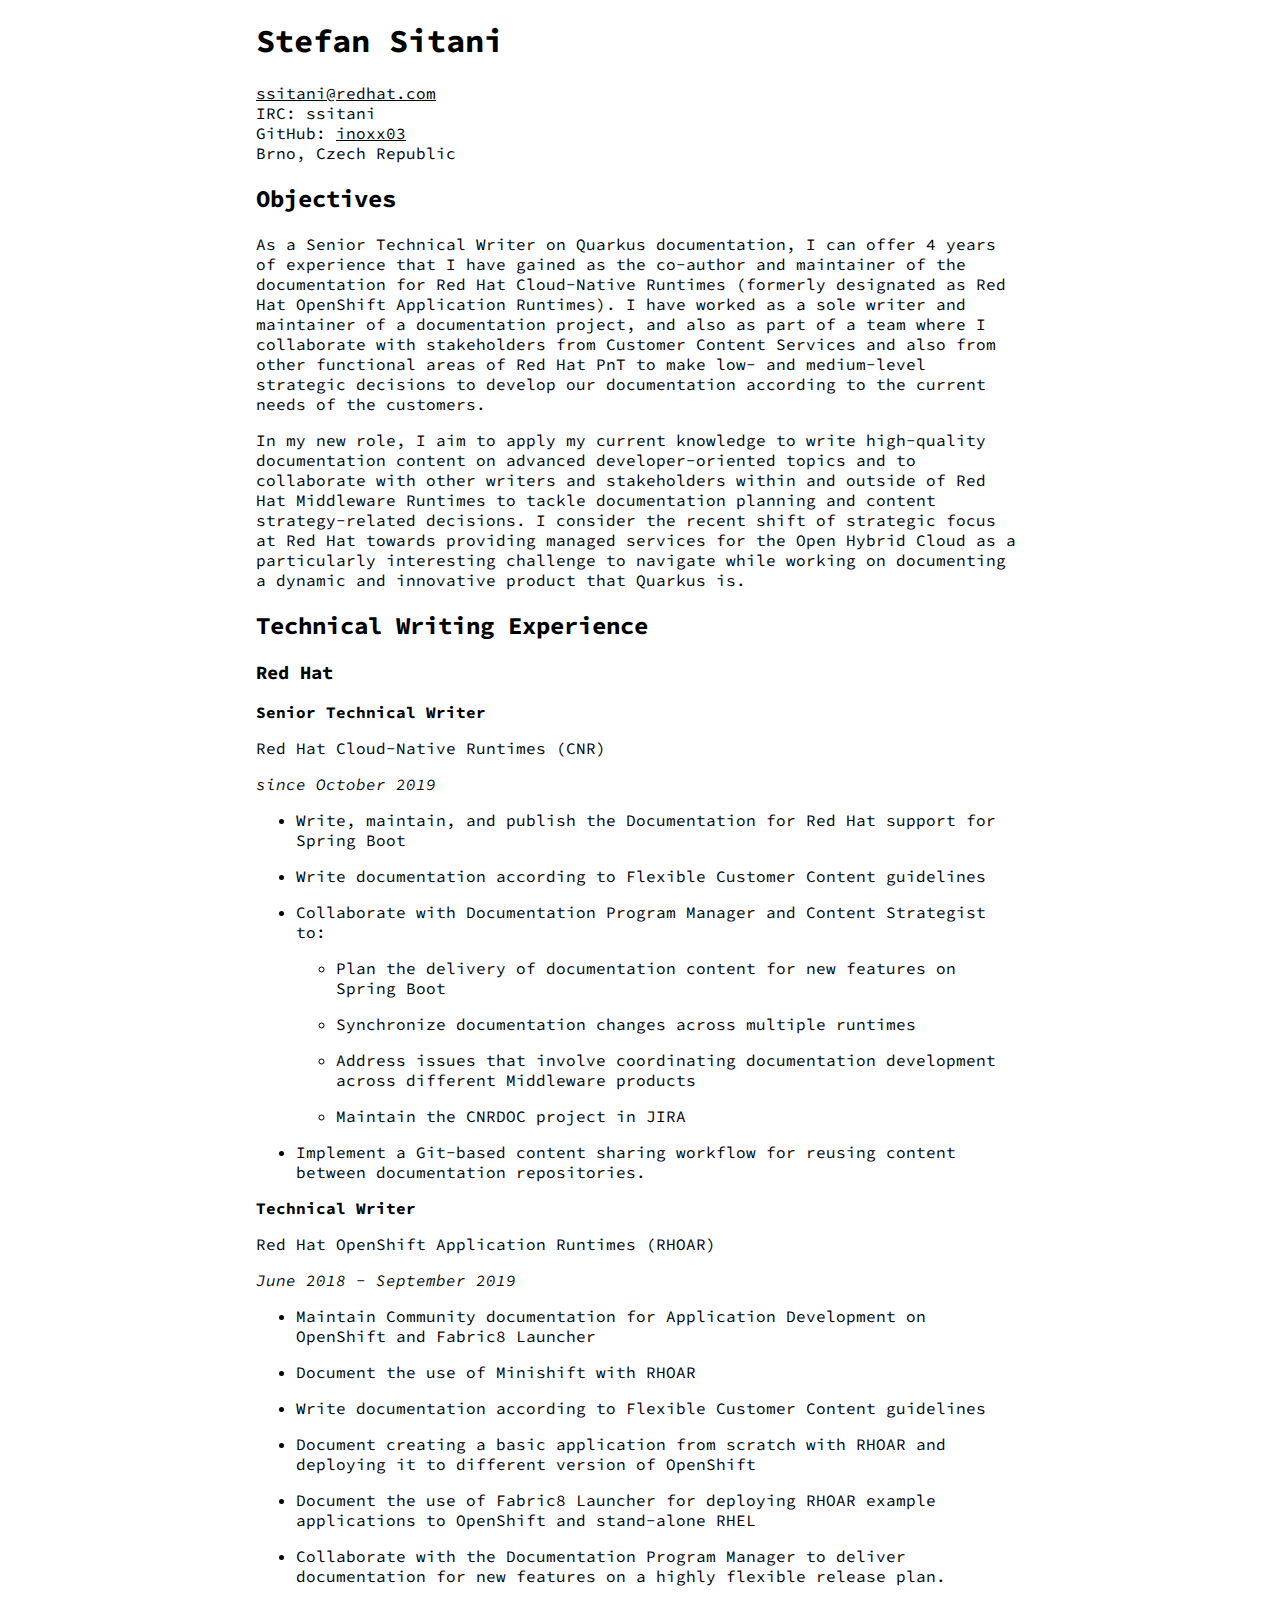
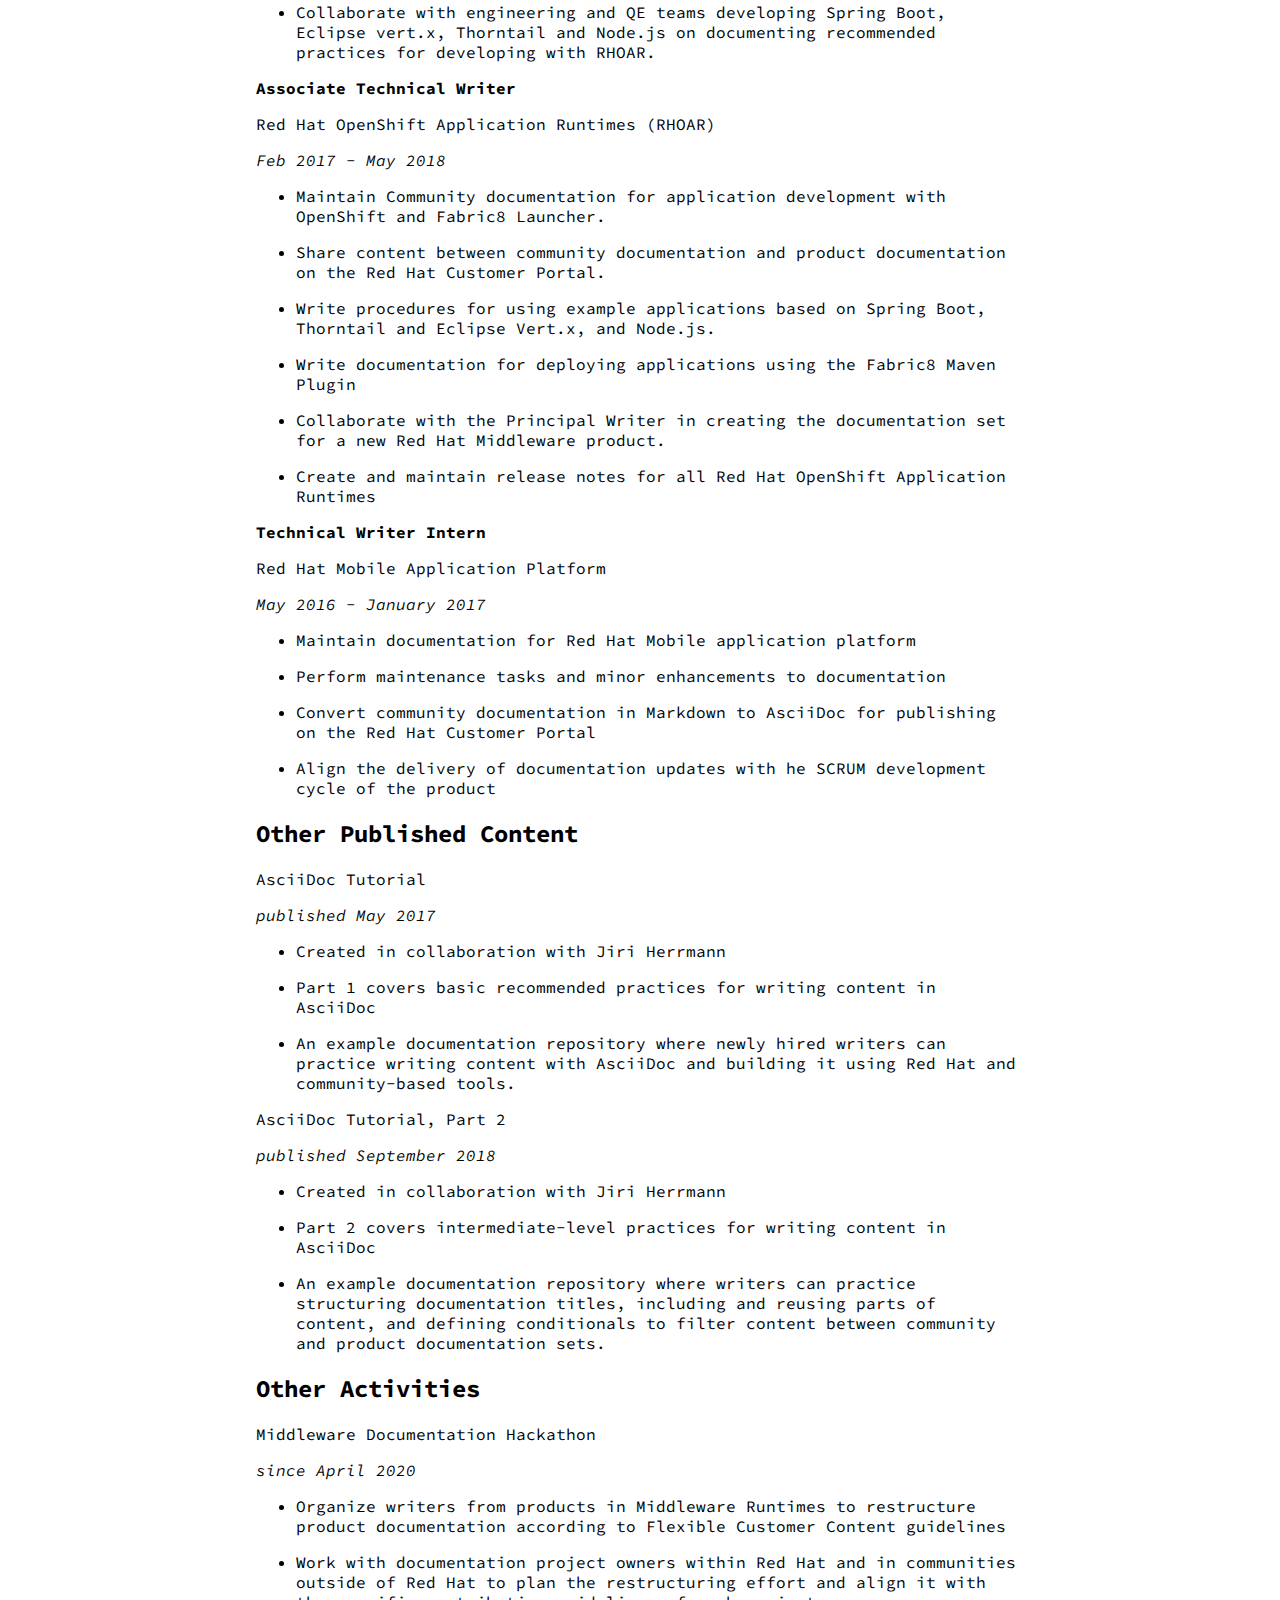
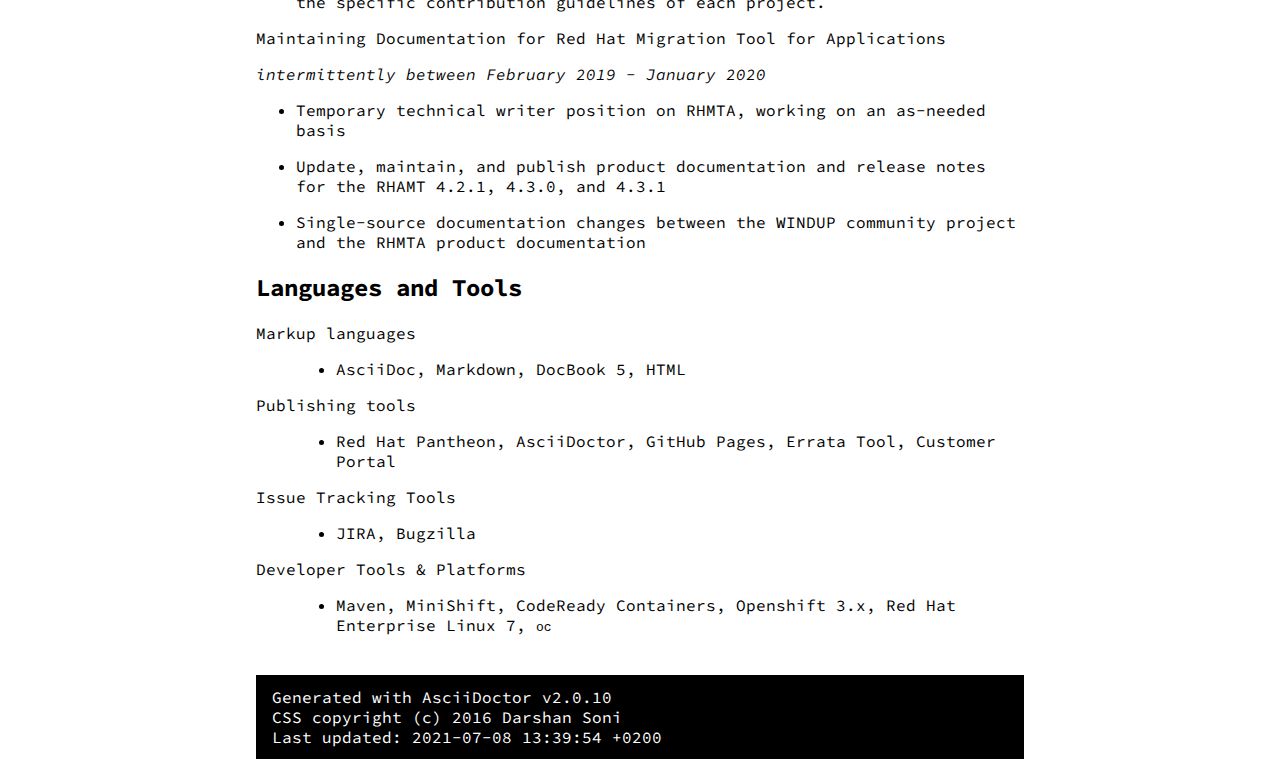
<file: index.html>
<!DOCTYPE html>
<html lang="en">
<head>
<meta charset="UTF-8">
<meta http-equiv="X-UA-Compatible" content="IE=edge">
<meta name="viewport" content="width=device-width, initial-scale=1.0">
<meta name="generator" content="Asciidoctor 2.0.10">
<title>Stefan Sitani</title>
<style>
/* Asciidoctor default stylesheet | MIT License | https://asciidoctor.org */

@import url("https://fonts.googleapis.com/css?family=Source+Code+Pro");
@import url(//asciidoctor.org/stylesheets/asciidoctor.css); /* Default asciidoc style framework - important */

/* CUSTOMISATIONS */
/* Change the values in root for quick customisation. If you want even more fine grain... venture further. */

:root{
--maincolor:#FFFFFF;
--primarycolor:#000000;
--secondarycolor:#000000;
--tertiarycolor: #000000;
--sidebarbackground:#CCC;
--linkcolor:#000000;
--linkcoloralternate:#808080; /*override default link color: #f44336*/
--white:#FFFFFF;
--black:#000000;
}

/*
TODO: set colors for dark mode

:root{
--maincolor:#FFFFFF;
--primarycolor:#000000;
--secondarycolor:#000000;
--tertiarycolor: #000000;
--sidebarbackground:#CCC;
--linkcolor:#000000;
--linkcoloralternate:#808080;
--white:#FFFFFF;
--black:#000000;
}
*/

body{font-family: "Source Code Pro",sans-serif;max-width: 60%;margin: auto;}

/* Text styles */
h1{color:var(--primarycolor) !important; font-family: "Source Code Pro",sans-serif;}
h2,h3,h4,h5,h6{color:var(--secondarycolor) !important; font-family: "Source Code Pro",sans-serif;}
a{color: var(--primarycolor);text-decoration: underline;}
.title{color:var(--tertiarycolor) !important; font-family:"Source Code Pro",sans-serif !important;font-style: normal !important; font-weight: normal !important;}

/* Footer */
.footer{background-color: var(--primarycolor);color: var(--maincolor);padding-top: 12px;padding-bottom: 12px;padding-left: 16px;margin-top: 40px;max-width: 100%;}

/* Sidebar */
#toctitle{font-family: "Source Code Pro",sans-serif;}
.sectlevel1{font-family: "Source Code Pro",sans-serif!important;}
.sectlevel2{font-family: "Source Code Pro",sans-serif!important;}

/* Responsiveness fixes */
video {
  max-width: 100%;
}

@media all and (max-width: 600px) {
table {
  width: 55vw!important;
  font-size: 3vw;
}

</style>
</head>
<body class="article">
<div id="header">
<h1>Stefan Sitani</h1>
</div>
<div id="content">
<div id="preamble">
<div class="sectionbody">
<div class="paragraph">
<p><a href="mailto:ssitani@redhat.com">ssitani@redhat.com</a><br>
IRC: ssitani<br>
GitHub: <a href="https://github.com/inoxx03" target="_blank" rel="noopener">inoxx03</a><br>
Brno, Czech Republic</p>
</div>
</div>
</div>
<div class="sect1">
<h2 id="_objectives">Objectives</h2>
<div class="sectionbody">
<div class="paragraph">
<p>As a Senior Technical Writer on Quarkus documentation, I can offer 4 years of experience that I have gained as the co-author and maintainer of the documentation for Red Hat Cloud-Native Runtimes (formerly designated as Red Hat OpenShift Application Runtimes).
I have worked as a sole writer and maintainer of a documentation project, and also as part of a team where I collaborate with stakeholders from Customer Content Services and also from other functional areas of Red Hat PnT to make low- and medium-level strategic decisions to develop our documentation according to the current needs of the customers.</p>
</div>
<div class="paragraph">
<p>In my new role, I aim to apply my current knowledge to write high-quality documentation content on advanced developer-oriented topics and to collaborate with other writers and stakeholders within and outside of Red Hat Middleware Runtimes to tackle documentation planning and content strategy-related decisions.
I consider the recent shift of strategic focus at Red Hat towards providing managed services for the Open Hybrid Cloud as a particularly interesting challenge to navigate while working on documenting a dynamic and innovative product that Quarkus is.</p>
</div>
</div>
</div>
<div class="sect1">
<h2 id="_technical_writing_experience">Technical Writing Experience</h2>
<div class="sectionbody">
<div class="sect2">
<h3 id="_red_hat">Red Hat</h3>
<div class="paragraph">
<p><strong>Senior Technical Writer</strong></p>
</div>
<div class="paragraph">
<div class="title">Red Hat Cloud-Native Runtimes (CNR)</div>
<p><em>since October 2019</em></p>
</div>
<div class="ulist">
<ul>
<li>
<p>Write, maintain, and publish the Documentation for Red Hat support for Spring Boot</p>
</li>
<li>
<p>Write documentation according to Flexible Customer Content guidelines</p>
</li>
<li>
<p>Collaborate with Documentation Program Manager and Content Strategist to:</p>
<div class="ulist">
<ul>
<li>
<p>Plan the delivery of documentation content for new features on Spring Boot</p>
</li>
<li>
<p>Synchronize documentation changes across multiple runtimes</p>
</li>
<li>
<p>Address issues that involve coordinating documentation development across different Middleware products</p>
</li>
<li>
<p>Maintain the CNRDOC project in JIRA</p>
</li>
</ul>
</div>
</li>
<li>
<p>Implement a Git-based content sharing workflow for reusing content between documentation repositories.</p>
</li>
</ul>
</div>
<div class="paragraph">
<p><strong>Technical Writer</strong></p>
</div>
<div class="paragraph">
<div class="title">Red Hat OpenShift Application Runtimes (RHOAR)</div>
<p><em>June 2018 - September 2019</em></p>
</div>
<div class="ulist">
<ul>
<li>
<p>Maintain Community documentation for Application Development on OpenShift and Fabric8 Launcher</p>
</li>
<li>
<p>Document the use of Minishift with RHOAR</p>
</li>
<li>
<p>Write documentation according to Flexible Customer Content guidelines</p>
</li>
<li>
<p>Document creating a basic application from scratch with RHOAR and deploying it to different version of OpenShift</p>
</li>
<li>
<p>Document the use of Fabric8 Launcher for deploying RHOAR example applications to OpenShift and stand-alone RHEL</p>
</li>
<li>
<p>Collaborate with the Documentation Program Manager to deliver documentation for new features on a highly flexible release plan.</p>
</li>
<li>
<p>Collaborate with engineering and QE teams developing Spring Boot, Eclipse vert.x, Thorntail and Node.js on documenting recommended practices for developing with RHOAR.</p>
</li>
</ul>
</div>
<div class="paragraph">
<p><strong>Associate Technical Writer</strong></p>
</div>
<div class="paragraph">
<div class="title">Red Hat OpenShift Application Runtimes (RHOAR)</div>
<p><em>Feb 2017 - May 2018</em></p>
</div>
<div class="ulist">
<ul>
<li>
<p>Maintain Community documentation for application development with OpenShift and Fabric8 Launcher.</p>
</li>
<li>
<p>Share content between community documentation and product documentation on the Red Hat Customer Portal.</p>
</li>
<li>
<p>Write procedures for using example applications based on Spring Boot, Thorntail and Eclipse Vert.x, and Node.js.</p>
</li>
<li>
<p>Write documentation for deploying applications using the Fabric8 Maven Plugin</p>
</li>
<li>
<p>Collaborate with the Principal Writer in creating the documentation set for a new Red Hat Middleware product.</p>
</li>
<li>
<p>Create and maintain release notes for all Red Hat OpenShift Application Runtimes</p>
</li>
</ul>
</div>
<div class="paragraph">
<p><strong>Technical Writer Intern</strong></p>
</div>
<div class="paragraph">
<div class="title">Red Hat Mobile Application Platform</div>
<p><em>May 2016 - January 2017</em><br></p>
</div>
<div class="ulist">
<ul>
<li>
<p>Maintain documentation for Red Hat Mobile application platform</p>
</li>
<li>
<p>Perform maintenance tasks and minor enhancements to documentation</p>
</li>
<li>
<p>Convert community documentation in Markdown to AsciiDoc for publishing on the Red Hat Customer Portal</p>
</li>
<li>
<p>Align the delivery of documentation updates with he SCRUM development cycle of the product</p>
</li>
</ul>
</div>
</div>
</div>
</div>
<div class="sect1">
<h2 id="_other_published_content">Other Published Content</h2>
<div class="sectionbody">
<div class="paragraph">
<div class="title">AsciiDoc Tutorial</div>
<p><em>published May 2017</em></p>
</div>
<div class="ulist">
<ul>
<li>
<p>Created in collaboration with Jiri Herrmann</p>
</li>
<li>
<p>Part 1 covers basic recommended practices for writing content in AsciiDoc</p>
</li>
<li>
<p>An example documentation repository where newly hired writers can practice writing content with AsciiDoc and building it using Red Hat and community-based tools.</p>
</li>
</ul>
</div>
<div class="paragraph">
<div class="title">AsciiDoc Tutorial, Part 2</div>
<p><em>published September 2018</em></p>
</div>
<div class="ulist">
<ul>
<li>
<p>Created in collaboration with Jiri Herrmann</p>
</li>
<li>
<p>Part 2 covers intermediate-level practices for writing content in AsciiDoc</p>
</li>
<li>
<p>An example documentation repository where writers can practice structuring documentation titles, including and reusing parts of content, and defining conditionals to filter content between community and product documentation sets.</p>
</li>
</ul>
</div>
</div>
</div>
<div class="sect1">
<h2 id="_other_activities">Other Activities</h2>
<div class="sectionbody">
<div class="paragraph">
<div class="title">Middleware Documentation Hackathon</div>
<p><em>since April 2020</em></p>
</div>
<div class="ulist">
<ul>
<li>
<p>Organize writers from products in Middleware Runtimes to restructure product documentation according to Flexible Customer Content guidelines</p>
</li>
<li>
<p>Work with documentation project owners within Red Hat and in communities outside of Red Hat to plan the restructuring effort and align it with the specific contribution guidelines of each project.</p>
</li>
</ul>
</div>
<div class="paragraph">
<div class="title">Maintaining Documentation for Red Hat Migration Tool for Applications</div>
<p><em>intermittently between February 2019 - January 2020</em></p>
</div>
<div class="ulist">
<ul>
<li>
<p>Temporary technical writer position on RHMTA, working on an as-needed basis</p>
</li>
<li>
<p>Update, maintain, and publish product documentation and release notes for the RHAMT 4.2.1, 4.3.0, and 4.3.1</p>
</li>
<li>
<p>Single-source documentation changes between the WINDUP community project and the RHMTA product documentation</p>
</li>
</ul>
</div>
<div style="page-break-after: always;"></div>
</div>
</div>
<div class="sect1">
<h2 id="_languages_and_tools">Languages and Tools</h2>
<div class="sectionbody">
<div class="dlist">
<dl>
<dt class="hdlist1">Markup languages</dt>
<dd>
<div class="ulist">
<ul>
<li>
<p>AsciiDoc, Markdown, DocBook 5, HTML</p>
</li>
</ul>
</div>
</dd>
<dt class="hdlist1">Publishing tools</dt>
<dd>
<div class="ulist">
<ul>
<li>
<p>Red Hat Pantheon, AsciiDoctor, GitHub Pages, Errata Tool, Customer Portal</p>
</li>
</ul>
</div>
</dd>
<dt class="hdlist1">Issue Tracking Tools</dt>
<dd>
<div class="ulist">
<ul>
<li>
<p>JIRA, Bugzilla</p>
</li>
</ul>
</div>
</dd>
<dt class="hdlist1">Developer Tools &amp; Platforms</dt>
<dd>
<div class="ulist">
<ul>
<li>
<p>Maven, MiniShift, CodeReady Containers, Openshift 3.x, Red Hat Enterprise Linux 7, <code>oc</code></p>
</li>
</ul>
</div>
</dd>
</dl>
</div>
</div>
</div>
</div>
<p class="footer">
  Generated with AsciiDoctor v2.0.10 <br>
  CSS copyright (c) 2016 Darshan Soni <br>
  Last updated: 2021-07-08 13:39:54 +0200
</p>
</body>
</html>
</file>
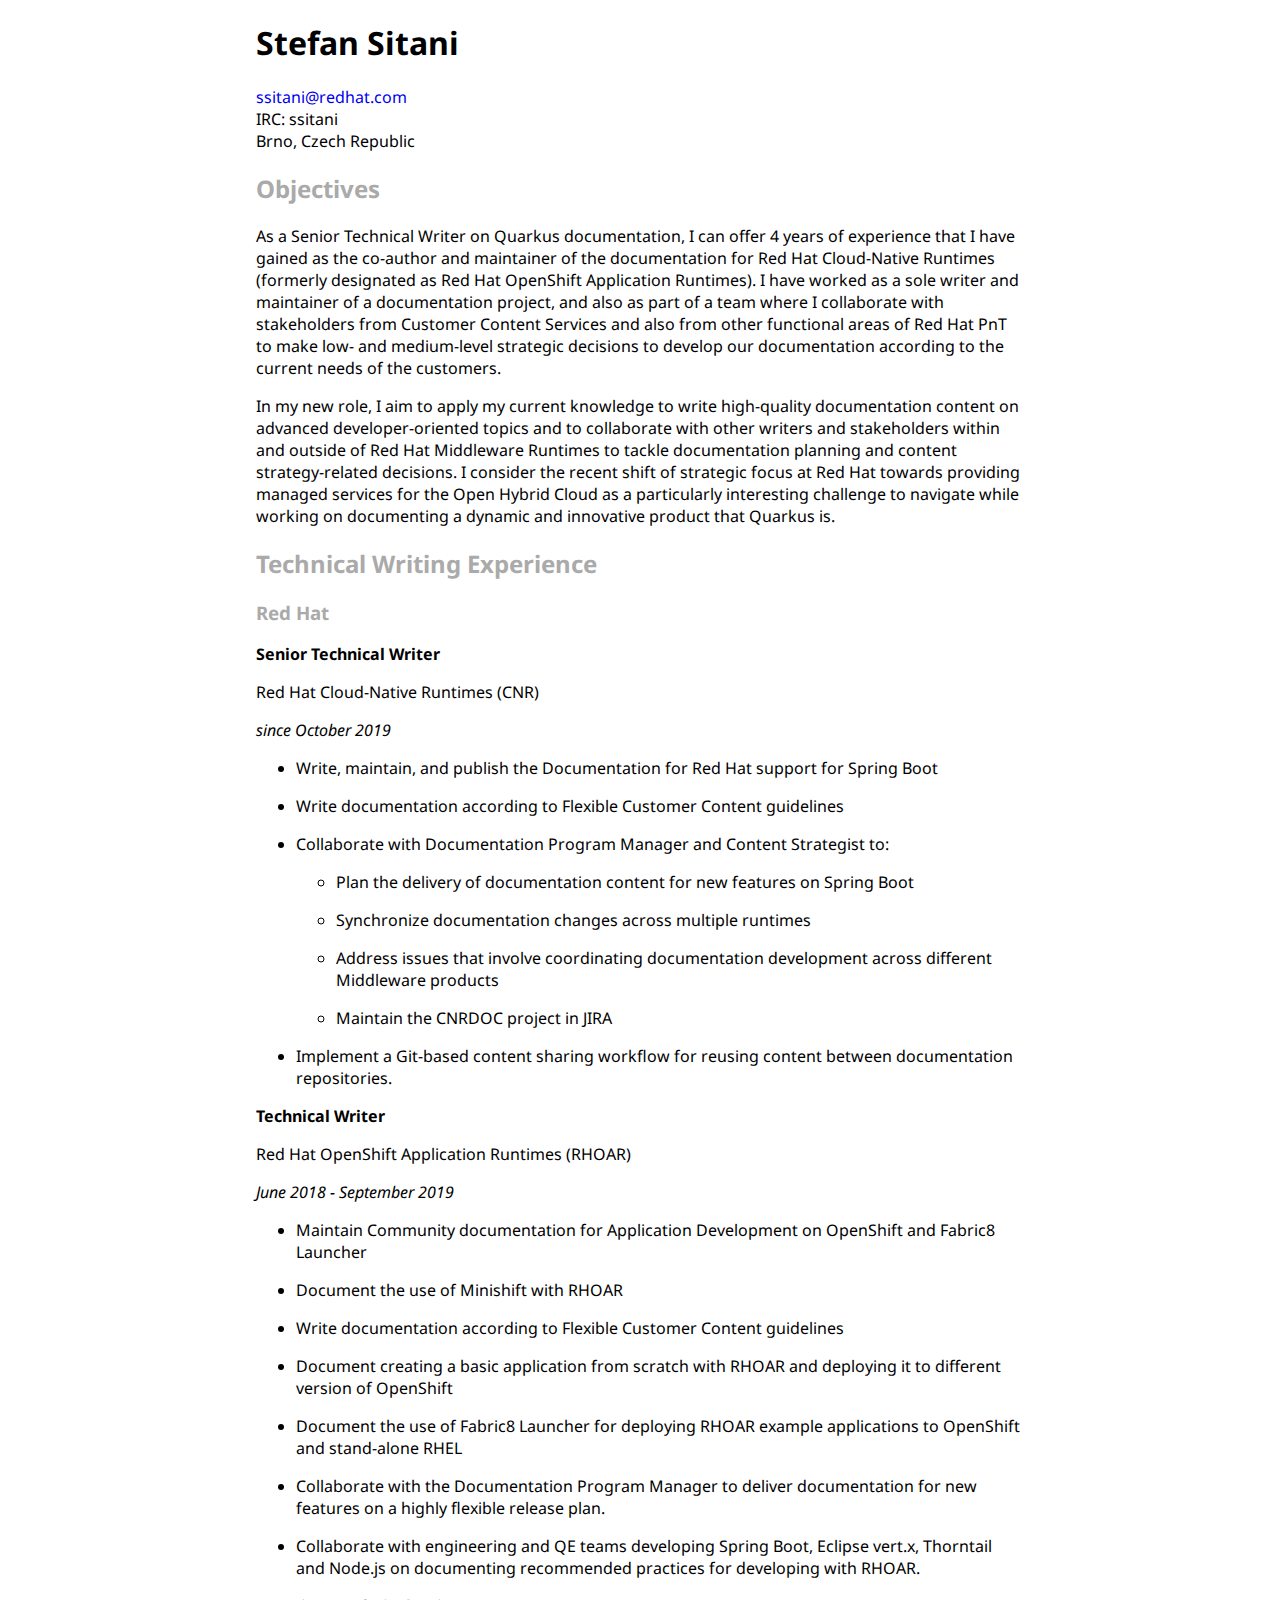
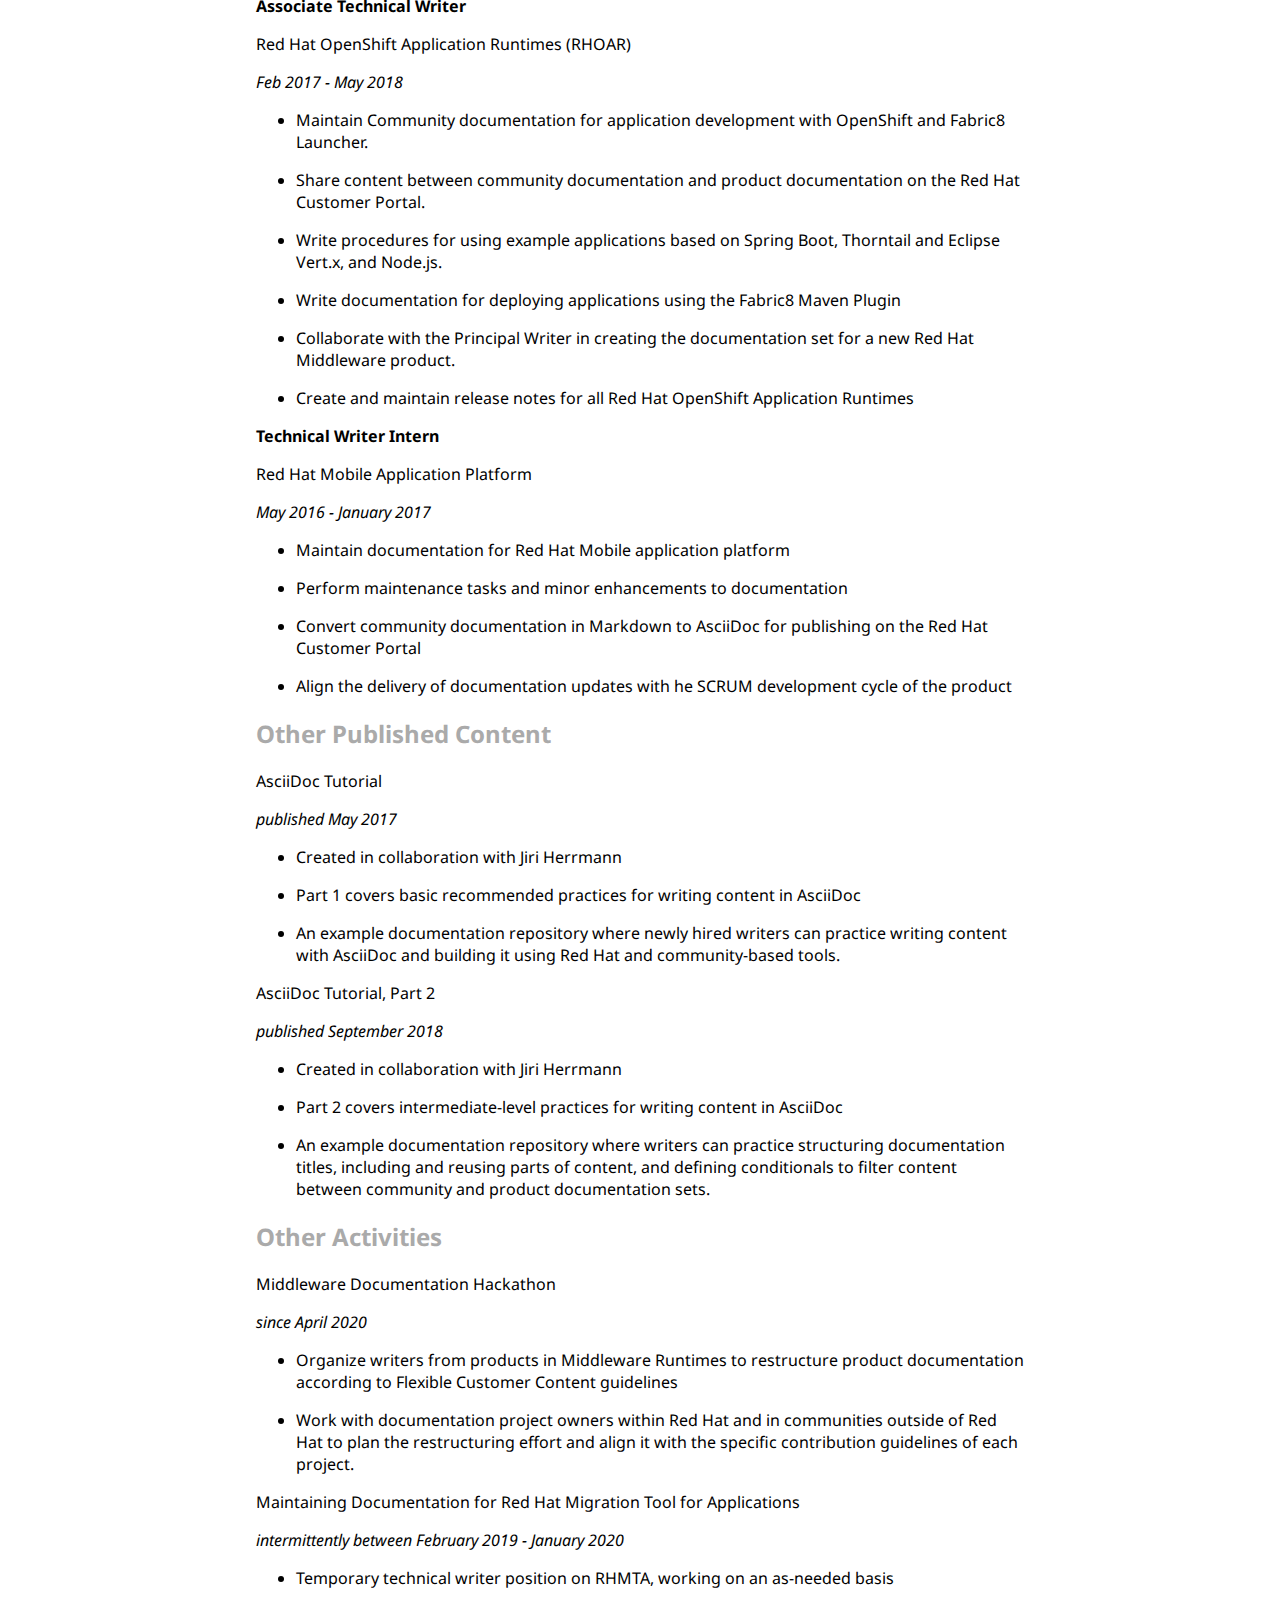
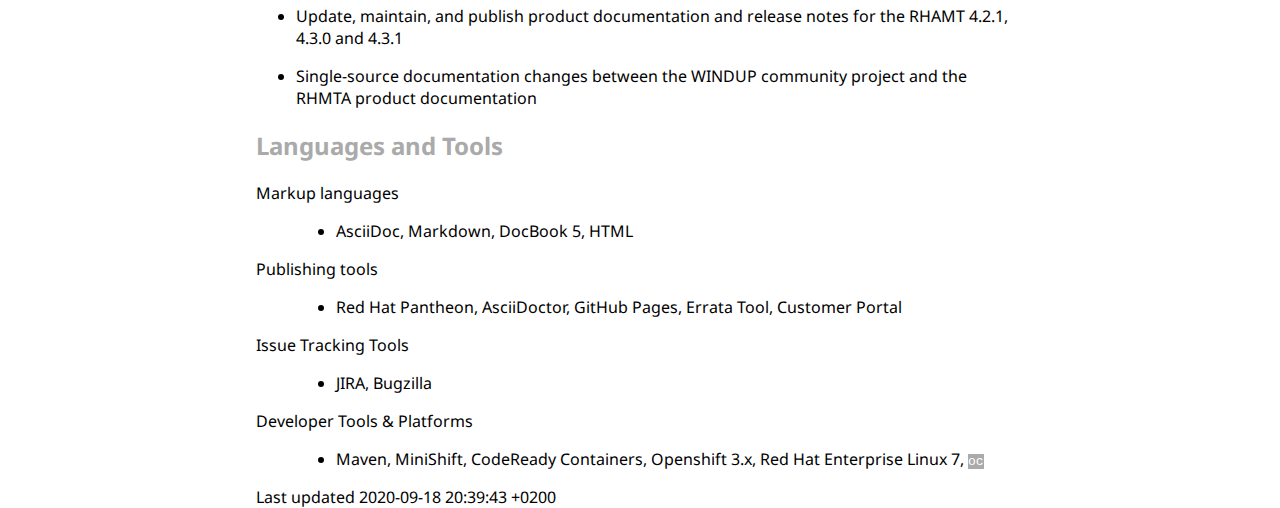
<file: docs/index.html>
<!DOCTYPE html>
<html lang="en">
<head>
<meta charset="UTF-8">
<meta http-equiv="X-UA-Compatible" content="IE=edge">
<meta name="viewport" content="width=device-width, initial-scale=1.0">
<meta name="generator" content="Asciidoctor 2.0.10">
<title>Stefan Sitani</title>
<style>
/* Asciidoctor default stylesheet | MIT License | https://asciidoctor.org */

@import url(//fonts.googleapis.com/css?family=Noto+Sans);
@import url(//asciidoctor.org/stylesheets/asciidoctor.css); /* Default asciidoc style framework - important */

/* CUSTOMISATIONS */
/* Change the values in root for quick customisation. If you want even more fine grain... venture further. */
:root{
--maincolor:#FFFFFF;
--primarycolor:#000000;
--secondarycolor:#AAAAAA;
--tertiarycolor:#CCCCCC;
--sidebarbackground:#CACACA;
--linkcolor:#0D47A1;
--linkcoloralternate:#B71C1C;
--white:#FFFFFF;
--black:#000000;
}

/* Text styles */


body{font-family: "Noto Sans",sans-serif;background-color: var(--maincolor);color:var(--black);max-width: 60%;margin: auto;}

h1{color:var(--primarycolor) !important;font-family:"Noto Sans",sans-serif;}
h2,h3,h4,h5,h6{color:var(--secondarycolor) !important;font-family:"Noto Sans",sans-serif;}
.title{color:var(--black) !important;font-family:"Noto Sans",sans-serif;font-style: normal; font-weight: normal;}
a{text-decoration: none;}
p{font-family: "Noto Sans",sans-serif ! important}
#toc.toc2 a:link{color:var(--linkcolor);}
blockquote{color:var(--secondarycolor) !important}
.quoteblock{color:var(--black)}
.quoteblock blockquote:before{color:var(--black)}
code{color:var(--white);background-color: var(--secondarycolor) !important}
mark{background-color: var(--tertiarycolor)} /* Text highlighting color */

/* Table styles */
th{background-color: var(--maincolor);color:var(--black) !important;}
td{background-color: var(--maincolor);color: var(--black) !important}

footer{background-color: var(--maincolor);color:var(--sidebarbackground);}

#toc.toc2{background-color:var(--sidebarbackground);}
#toctitle{color:var(--white);}

/* Responsiveness fixes */
video {
  max-width: 100%;
}

@media all and (max-width: 600px) {
table {
  width: 55vw!important;
  font-size: 3vw;
}

</style>
</head>
<body class="article">
<div id="header">
<h1>Stefan Sitani</h1>
</div>
<div id="content">
<div id="preamble">
<div class="sectionbody">
<div class="paragraph">
<p><a href="mailto:ssitani@redhat.com">ssitani@redhat.com</a><br>
IRC: ssitani<br>
Brno, Czech Republic</p>
</div>
</div>
</div>
<div class="sect1">
<h2 id="_objectives">Objectives</h2>
<div class="sectionbody">
<div class="paragraph">
<p>As a Senior Technical Writer on Quarkus documentation, I can offer 4 years of experience that I have gained as the co-author and maintainer of the documentation for Red Hat Cloud-Native Runtimes (formerly designated as Red Hat OpenShift Application Runtimes).
I have worked as a sole writer and maintainer of a documentation project, and also as part of a team where I collaborate with stakeholders from Customer Content Services and also from other functional areas of Red Hat PnT to make low- and medium-level strategic decisions to develop our documentation according to the current needs of the customers.</p>
</div>
<div class="paragraph">
<p>In my new role, I aim to apply my current knowledge to write high-quality documentation content on advanced developer-oriented topics and to collaborate with other writers and stakeholders within and outside of Red Hat Middleware Runtimes to tackle documentation planning and content strategy-related decisions.
I consider the recent shift of strategic focus at Red Hat towards providing managed services for the Open Hybrid Cloud as a particularly interesting challenge to navigate while working on documenting a dynamic and innovative product that Quarkus is.</p>
</div>
</div>
</div>
<div class="sect1">
<h2 id="_technical_writing_experience">Technical Writing Experience</h2>
<div class="sectionbody">
<div class="sect2">
<h3 id="_red_hat">Red Hat</h3>
<div class="paragraph">
<p><strong>Senior Technical Writer</strong></p>
</div>
<div class="paragraph">
<div class="title">Red Hat Cloud-Native Runtimes (CNR)</div>
<p><em>since October 2019</em></p>
</div>
<div class="ulist">
<ul>
<li>
<p>Write, maintain, and publish the Documentation for Red Hat support for Spring Boot</p>
</li>
<li>
<p>Write documentation according to Flexible Customer Content guidelines</p>
</li>
<li>
<p>Collaborate with Documentation Program Manager and Content Strategist to:</p>
<div class="ulist">
<ul>
<li>
<p>Plan the delivery of documentation content for new features on Spring Boot</p>
</li>
<li>
<p>Synchronize documentation changes across multiple runtimes</p>
</li>
<li>
<p>Address issues that involve coordinating documentation development across different Middleware products</p>
</li>
<li>
<p>Maintain the CNRDOC project in JIRA</p>
</li>
</ul>
</div>
</li>
<li>
<p>Implement a Git-based content sharing workflow for reusing content between documentation repositories.</p>
</li>
</ul>
</div>
<div class="paragraph">
<p><strong>Technical Writer</strong></p>
</div>
<div class="paragraph">
<div class="title">Red Hat OpenShift Application Runtimes (RHOAR)</div>
<p><em>June 2018 - September 2019</em></p>
</div>
<div class="ulist">
<ul>
<li>
<p>Maintain Community documentation for Application Development on OpenShift and Fabric8 Launcher</p>
</li>
<li>
<p>Document the use of Minishift with RHOAR</p>
</li>
<li>
<p>Write documentation according to Flexible Customer Content guidelines</p>
</li>
<li>
<p>Document creating a basic application from scratch with RHOAR and deploying it to different version of OpenShift</p>
</li>
<li>
<p>Document the use of Fabric8 Launcher for deploying RHOAR example applications to OpenShift and stand-alone RHEL</p>
</li>
<li>
<p>Collaborate with the Documentation Program Manager to deliver documentation for new features on a highly flexible release plan.</p>
</li>
<li>
<p>Collaborate with engineering and QE teams developing Spring Boot, Eclipse vert.x, Thorntail and Node.js on documenting recommended practices for developing with RHOAR.</p>
</li>
</ul>
</div>
<div class="paragraph">
<p><strong>Associate Technical Writer</strong></p>
</div>
<div class="paragraph">
<div class="title">Red Hat OpenShift Application Runtimes (RHOAR)</div>
<p><em>Feb 2017 - May 2018</em></p>
</div>
<div class="ulist">
<ul>
<li>
<p>Maintain Community documentation for application development with OpenShift and Fabric8 Launcher.</p>
</li>
<li>
<p>Share content between community documentation and product documentation on the Red Hat Customer Portal.</p>
</li>
<li>
<p>Write procedures for using example applications based on Spring Boot, Thorntail and Eclipse Vert.x, and Node.js.</p>
</li>
<li>
<p>Write documentation for deploying applications using the Fabric8 Maven Plugin</p>
</li>
<li>
<p>Collaborate with the Principal Writer in creating the documentation set for a new Red Hat Middleware product.</p>
</li>
<li>
<p>Create and maintain release notes for all Red Hat OpenShift Application Runtimes</p>
</li>
</ul>
</div>
<div class="paragraph">
<p><strong>Technical Writer Intern</strong></p>
</div>
<div class="paragraph">
<div class="title">Red Hat Mobile Application Platform</div>
<p><em>May 2016 - January 2017</em><br></p>
</div>
<div class="ulist">
<ul>
<li>
<p>Maintain documentation for Red Hat Mobile application platform</p>
</li>
<li>
<p>Perform maintenance tasks and minor enhancements to documentation</p>
</li>
<li>
<p>Convert community documentation in Markdown to AsciiDoc for publishing on the Red Hat Customer Portal</p>
</li>
<li>
<p>Align the delivery of documentation updates with he SCRUM development cycle of the product</p>
</li>
</ul>
</div>
</div>
</div>
</div>
<div class="sect1">
<h2 id="_other_published_content">Other Published Content</h2>
<div class="sectionbody">
<div class="paragraph">
<div class="title">AsciiDoc Tutorial</div>
<p><em>published May 2017</em></p>
</div>
<div class="ulist">
<ul>
<li>
<p>Created in collaboration with Jiri Herrmann</p>
</li>
<li>
<p>Part 1 covers basic recommended practices for writing content in AsciiDoc</p>
</li>
<li>
<p>An example documentation repository where newly hired writers can practice writing content with AsciiDoc and building it using Red Hat and community-based tools.</p>
</li>
</ul>
</div>
<div class="paragraph">
<div class="title">AsciiDoc Tutorial, Part 2</div>
<p><em>published September 2018</em></p>
</div>
<div class="ulist">
<ul>
<li>
<p>Created in collaboration with Jiri Herrmann</p>
</li>
<li>
<p>Part 2 covers intermediate-level practices for writing content in AsciiDoc</p>
</li>
<li>
<p>An example documentation repository where writers can practice structuring documentation titles, including and reusing parts of content, and defining conditionals to filter content between community and product documentation sets.</p>
</li>
</ul>
</div>
</div>
</div>
<div class="sect1">
<h2 id="_other_activities">Other Activities</h2>
<div class="sectionbody">
<div class="paragraph">
<div class="title">Middleware Documentation Hackathon</div>
<p><em>since April 2020</em></p>
</div>
<div class="ulist">
<ul>
<li>
<p>Organize writers from products in Middleware Runtimes to restructure product documentation according to Flexible Customer Content guidelines</p>
</li>
<li>
<p>Work with documentation project owners within Red Hat and in communities outside of Red Hat to plan the restructuring effort and align it with the specific contribution guidelines of each project.</p>
</li>
</ul>
</div>
<div class="paragraph">
<div class="title">Maintaining Documentation for Red Hat Migration Tool for Applications</div>
<p><em>intermittently between February 2019 - January 2020</em></p>
</div>
<div class="ulist">
<ul>
<li>
<p>Temporary technical writer position on RHMTA, working on an as-needed basis</p>
</li>
<li>
<p>Update, maintain, and publish product documentation and release notes for the RHAMT 4.2.1, 4.3.0 and 4.3.1</p>
</li>
<li>
<p>Single-source documentation changes between the WINDUP community project and the RHMTA product documentation</p>
</li>
</ul>
</div>
<div style="page-break-after: always;"></div>
</div>
</div>
<div class="sect1">
<h2 id="_languages_and_tools">Languages and Tools</h2>
<div class="sectionbody">
<div class="dlist">
<dl>
<dt class="hdlist1">Markup languages</dt>
<dd>
<div class="ulist">
<ul>
<li>
<p>AsciiDoc, Markdown, DocBook 5, HTML</p>
</li>
</ul>
</div>
</dd>
<dt class="hdlist1">Publishing tools</dt>
<dd>
<div class="ulist">
<ul>
<li>
<p>Red Hat Pantheon, AsciiDoctor, GitHub Pages, Errata Tool, Customer Portal</p>
</li>
</ul>
</div>
</dd>
<dt class="hdlist1">Issue Tracking Tools</dt>
<dd>
<div class="ulist">
<ul>
<li>
<p>JIRA, Bugzilla</p>
</li>
</ul>
</div>
</dd>
<dt class="hdlist1">Developer Tools &amp; Platforms</dt>
<dd>
<div class="ulist">
<ul>
<li>
<p>Maven, MiniShift, CodeReady Containers, Openshift 3.x, Red Hat Enterprise Linux 7, <code>oc</code></p>
</li>
</ul>
</div>
</dd>
</dl>
</div>
</div>
</div>
</div>
<div id="footer">
<div id="footer-text">
Last updated 2020-09-18 20:39:43 +0200
</div>
</div>
</body>
</html>
</file>
